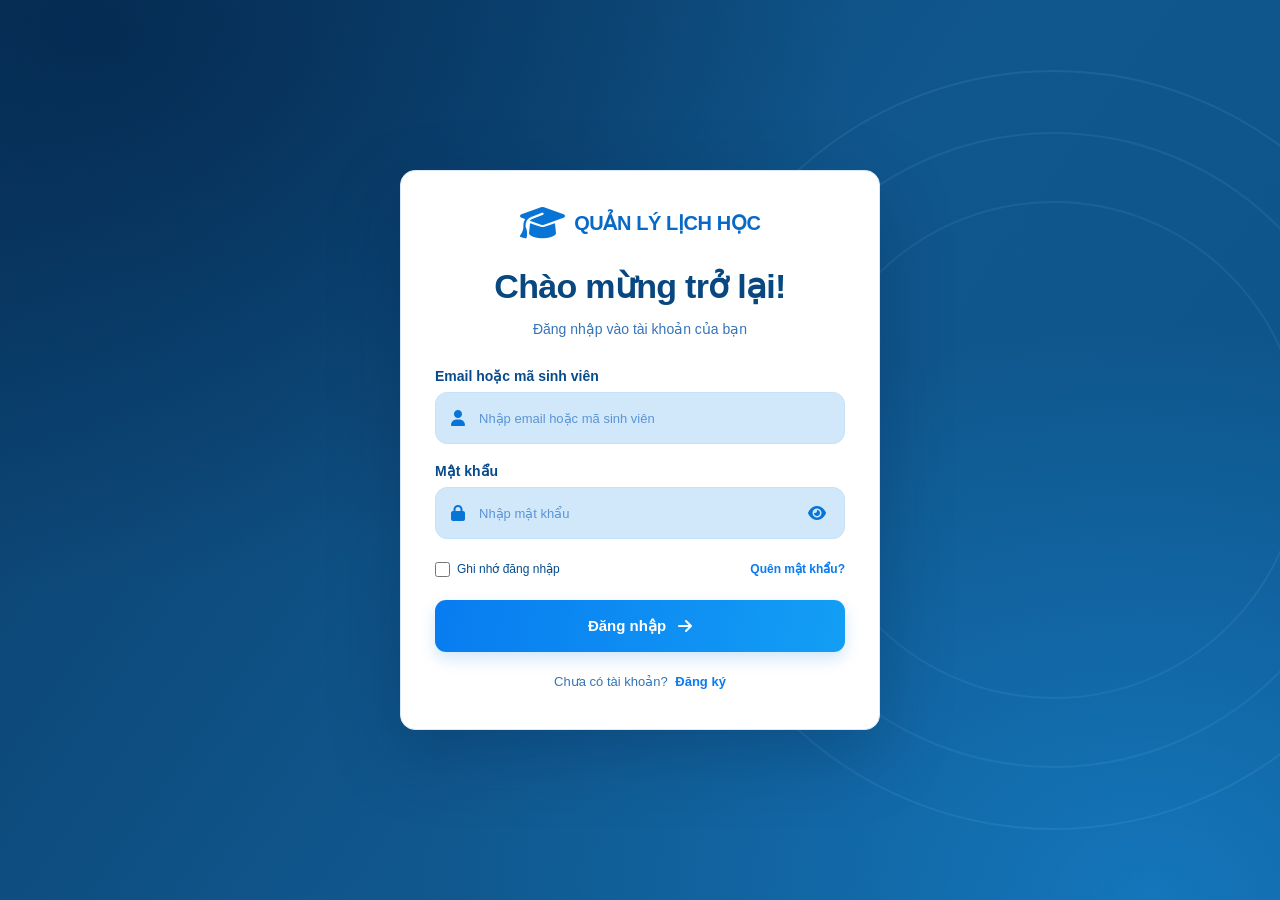
<file: dangnhap.html>
<!DOCTYPE html>
<html lang="vi">
<head>
    <meta charset="UTF-8">
    <meta name="viewport" content="width=device-width, initial-scale=1.0">
    <title>Đăng nhập - QUẢN LÝ LỊCH HỌC</title>
    <link rel="stylesheet" href="https://cdnjs.cloudflare.com/ajax/libs/font-awesome/6.4.0/css/all.min.css">
    <link rel="stylesheet" href="css/dangnhap.css">
</head>
<body>

    <main class="login-page">
        <div class="background-rings" aria-hidden="true"></div>

        <section class="login-card">

            <a class="brand" href="trangchu.html">
                <i class="fa-solid fa-graduation-cap brand-icon"></i>
                <span>QUẢN LÝ LỊCH HỌC</span>
            </a>

            <header class="login-heading">
                <h1 id="headingTitle">Chào mừng trở lại!</h1>
                <p id="headingText">Đăng nhập vào tài khoản của bạn</p>
            </header>

            <form id="loginForm" novalidate>

                <div class="form-group">
                    <label for="loginId">Email hoặc mã sinh viên</label>
                    <div class="input-wrap">
                        <i class="fa-solid fa-user input-icon"></i>
                        <input type="text" id="loginId" name="loginId" placeholder="Nhập email hoặc mã sinh viên" autocomplete="username" required>
                    </div>
                    <small class="error-message" id="loginIdError"></small>
                </div>

                <div class="form-group">
                    <label for="loginPassword">Mật khẩu</label>
                    <div class="input-wrap">
                        <i class="fa-solid fa-lock input-icon"></i>
                        <input type="password" id="loginPassword" name="password" placeholder="Nhập mật khẩu" autocomplete="current-password" required>
                        <button type="button" class="toggle-password" data-target="loginPassword" aria-label="Hiện mật khẩu" title="Hiện hoặc ẩn mật khẩu">
                            <i class="fa-solid fa-eye"></i>
                        </button>
                    </div>
                    <small class="error-message" id="loginPasswordError"></small>
                </div>

                <div class="form-options">
                    <label class="remember-option">
                        <input type="checkbox" id="rememberMe">
                        <span>Ghi nhớ đăng nhập</span>
                    </label>
                    <button type="button" class="text-button" id="forgotPassword">Quên mật khẩu?</button>
                </div>

                <button class="login-button" type="submit">
                    <span>Đăng nhập</span>
                    <i class="fa-solid fa-arrow-right"></i>
                </button>

                <p class="form-message" id="loginMessage" role="status" aria-live="polite"></p>

                <p class="form-switch">
                    Chưa có tài khoản?
                    <button type="button" class="text-button" id="showRegister">Đăng ký</button>
                </p>
            </form>

            <form id="registerForm" novalidate hidden>

                <div class="form-group">
                    <label for="regName">Họ và tên</label>
                    <div class="input-wrap">
                        <i class="fa-solid fa-id-card input-icon"></i>
                        <input type="text" id="regName" name="name" maxlength="50" placeholder="Ví dụ: Nguyễn Văn A" autocomplete="name" required>
                    </div>
                    <small class="error-message" id="regNameError"></small>
                </div>

                <div class="form-group">
                    <label for="regEmail">Email</label>
                    <div class="input-wrap">
                        <i class="fa-solid fa-envelope input-icon"></i>
                        <input type="email" id="regEmail" name="email" maxlength="100" placeholder="Ví dụ: id@gmail.com" autocomplete="email" required>
                    </div>
                    <small class="error-message" id="regEmailError"></small>
                </div>

                <div class="form-group">
                    <label for="regStudentId">Mã sinh viên</label>
                    <div class="input-wrap">
                        <i class="fa-solid fa-id-badge input-icon"></i>
                        <input type="text" id="regStudentId" name="studentId" placeholder="Nhập 9 chữ số" maxlength="9" inputmode="numeric" autocomplete="off" required>
                    </div>
                    <small class="error-message" id="regStudentIdError"></small>
                </div>

                <div class="form-group">
                    <label for="regPassword">Mật khẩu</label>
                    <div class="input-wrap">
                        <i class="fa-solid fa-lock input-icon"></i>
                        <input type="password" id="regPassword" name="password" placeholder="Tối thiểu 8 ký tự, gồm a-z, A-Z, 0-9" autocomplete="new-password" required>
                        <button type="button" class="toggle-password" data-target="regPassword" aria-label="Hiện mật khẩu" title="Hiện hoặc ẩn mật khẩu">
                            <i class="fa-solid fa-eye"></i>
                        </button>
                    </div>
                    <small class="error-message" id="regPasswordError"></small>
                </div>

                <div class="form-group">
                    <label for="regConfirm">Xác nhận mật khẩu</label>
                    <div class="input-wrap">
                        <i class="fa-solid fa-lock input-icon"></i>
                        <input type="password" id="regConfirm" name="confirmPassword" placeholder="Nhập lại mật khẩu" autocomplete="new-password" required>
                        <button type="button" class="toggle-password" data-target="regConfirm" aria-label="Hiện mật khẩu" title="Hiện hoặc ẩn mật khẩu">
                            <i class="fa-solid fa-eye"></i>
                        </button>
                    </div>
                    <small class="error-message" id="regConfirmError"></small>
                </div>

                <button class="login-button" type="submit">
                    <span>Đăng ký</span>
                    <i class="fa-solid fa-arrow-right"></i>
                </button>

                <p class="form-message" id="registerMessage" role="status" aria-live="polite"></p>

                <p class="form-switch">
                    Đã có tài khoản?
                    <button type="button" class="text-button" id="showLogin">Đăng nhập</button>
                </p>
            </form>

        </section>
    </main>

    <script src="js/main.js"></script>
    <script src="js/dangnhap.js"></script>

</body>
</html>
</file>
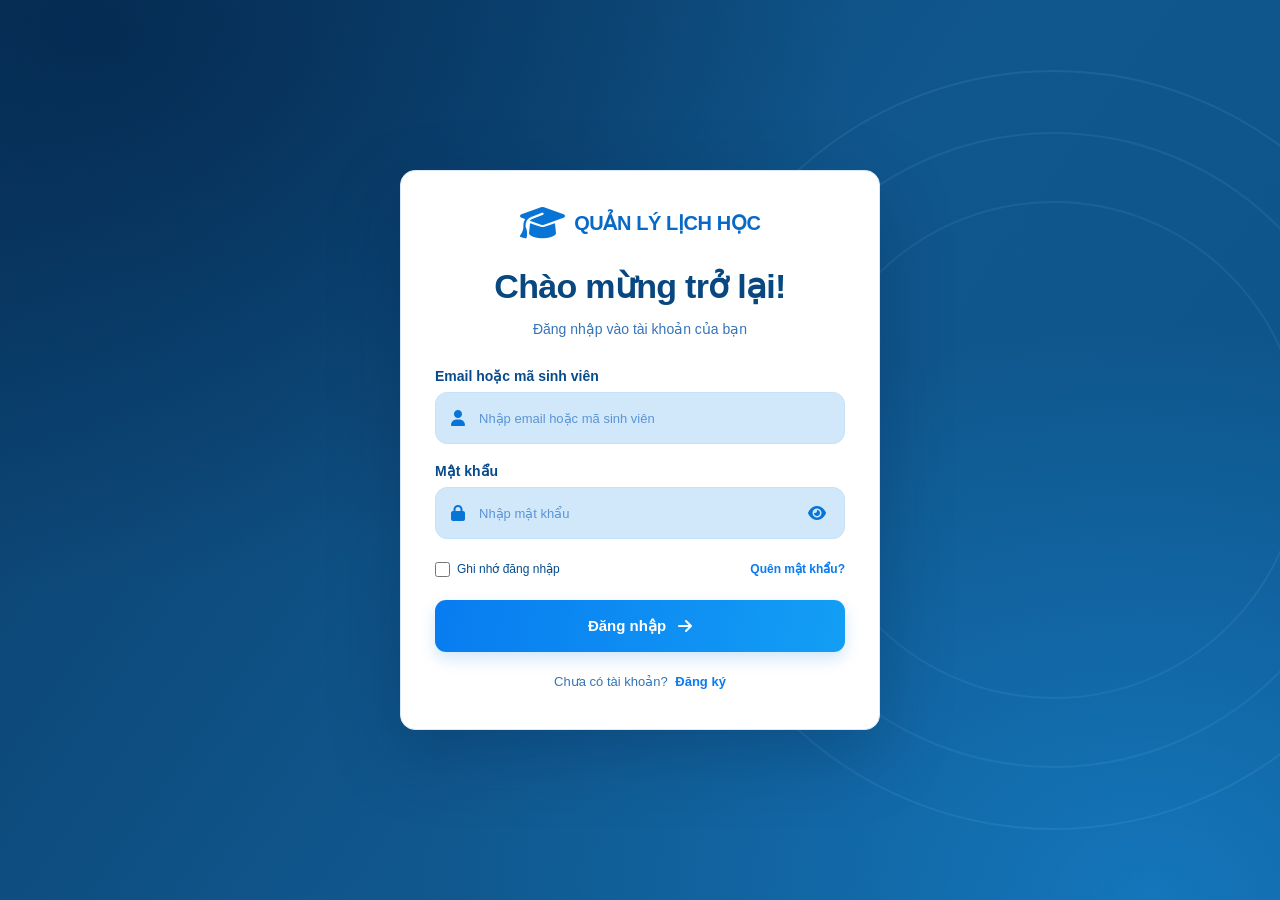
<file: lichhoc.html>
<!DOCTYPE html>
<html lang="vi">
<head>
    <meta charset="UTF-8">
    <meta name="viewport" content="width=device-width, initial-scale=1.0">
    <title>Lịch học - QUẢN LÝ LỊCH HỌC</title>
    <link rel="stylesheet" href="https://cdnjs.cloudflare.com/ajax/libs/font-awesome/6.4.0/css/all.min.css">
    <link rel="stylesheet" href="css/style.css">
    <link rel="stylesheet" href="css/lichhoc.css">
    <script>
        if (localStorage.getItem("isLoggedIn") !== "true") {
            window.location.replace("dangnhap.html");
        }
    </script>
</head>
<body>

    <header class="navbar">
        <div class="logo">
            <i class="fa-solid fa-graduation-cap"></i>
            <span>QUẢN LÝ LỊCH HỌC</span>
        </div>
        <nav class="nav-links">
            <a href="trangchu.html">Trang chủ</a>
            <a href="lichhoc.html" class="active">Lịch học</a>
            <a href="monhoc.html">Môn học</a>
            <a href="thongbao.html">Thông báo</a>
            <a href="taikhoan.html">Tài khoản</a>
        </nav>
        <div class="nav-actions">
            <a href="dangnhap.html" class="in-login" id="loginBtn">
                <i class="fa-regular fa-user"></i>
                Đăng nhập
            </a>
            <button type="button" class="out-login" id="logoutBtn" hidden>
                <i class="fa-solid fa-right-from-bracket"></i>
                Đăng xuất
            </button>
        </div>
    </header>

    <main class="content">
        <div class="schedule-page">

            <div class="page-head">
                <h1><i class="fa-regular fa-calendar-days"></i> LỊCH HỌC</h1>
                <button type="button" class="btn btn-primary" id="btnAdd">
                    <i class="fa-solid fa-plus"></i> Thêm lịch học
                </button>
            </div>

            <div class="schedule-layout">

                <aside class="sidebar">
                    <div class="mini-cal" id="miniCal">
                        <div class="mini-head">
                            <button type="button" class="icon-btn" id="miniPrev" aria-label="Tháng trước"><i class="fa-solid fa-angle-left"></i></button>
                            <span id="miniTitle">Tháng 10, 2026</span>
                            <button type="button" class="icon-btn" id="miniNext" aria-label="Tháng sau"><i class="fa-solid fa-angle-right"></i></button>
                        </div>
                        <div class="mini-grid" id="miniGrid"></div>
                    </div>
                    <ul class="legend">
                        <li><span class="dot dot-today"></span> Hôm nay</li>
                        <li><span class="dot dot-done"></span> Đã học</li>
                        <li><span class="dot dot-todo"></span> Chưa học</li>
                    </ul>
                </aside>

                <section class="week-panel">
                    <div class="week-toolbar">
                        <button type="button" class="btn btn-outline" id="btnPrevWeek"><i class="fa-solid fa-arrow-left"></i> Tuần trước</button>
                        <button type="button" class="btn btn-outline" id="btnNextWeek">Tuần sau <i class="fa-solid fa-arrow-right"></i></button>
                    </div>

                    <div class="wg-scroll">
                        <table class="wg" id="weekGrid"></table>
                    </div>
                </section>
            </div>
        </div>
    </main>

    <div class="modal" id="formModal" hidden>
        <div class="modal-box" role="dialog" aria-modal="true" aria-labelledby="formTitle">
            <div class="modal-head">
                <h2 id="formTitle">Thêm lịch học</h2>
                <button type="button" class="icon-btn" data-close aria-label="Đóng"><i class="fa-solid fa-xmark"></i></button>
            </div>
            <form id="scheduleForm" novalidate>
                <div class="field">
                    <label for="fName">Tên môn học</label>
                    <select id="fName">
                        <option value="">Chọn môn học</option>
                    </select>
                    <small class="err" data-err="name"></small>
                </div>

                <div class="field-row row-time">
                    <div class="field">
                        <label for="fDate">Ngày học</label>
                        <input type="date" id="fDate">
                        <small class="err" data-err="date"></small>
                    </div>
                    <div class="field">
                        <label for="fCa">Ca học</label>
                        <select id="fCa">
                            <option value="">Chọn ca học</option>
                            <option value="1">Ca 1 (07:00 - 09:30) - Tiết 1-3</option>
                            <option value="2">Ca 2 (09:30 - 12:00) - Tiết 4-6</option>
                            <option value="3">Ca 3 (12:30 - 15:00) - Tiết 7-9</option>
                            <option value="4">Ca 4 (15:00 - 17:30) - Tiết 10-12</option>
                            <option value="5">Ca 5 (17:30 - 20:00) - Tiết 13-15</option>
                        </select>
                        <small class="err" data-err="ca"></small>
                    </div>
                </div>

                <div class="field-row">
                    <div class="field">
                        <label for="fRoom">Phòng học</label>
                        <input type="text" id="fRoom" placeholder="Ví dụ: 101-A1" maxlength="20">
                        <small class="err" data-err="room"></small>
                    </div>
                </div>

                <div class="field" id="repeatField">
                    <label for="fRepeat">Số tuần học</label>
                    <input type="number" id="fRepeat" min="1" max="52" value="1">
                    <small class="err" data-err="repeat"></small>
                </div>

                <label class="check" id="editAllWrap" hidden>
                    <input type="checkbox" id="editAll" checked>
                    <span id="editAllText"></span>
                </label>

                <div class="modal-actions">
                    <button type="button" class="btn btn-outline" data-close>Hủy</button>
                    <button type="submit" class="btn btn-primary" id="btnSubmit">Thêm lịch</button>
                </div>
            </form>
        </div>
    </div>

    <div class="modal" id="detailModal" hidden>
        <div class="modal-box" role="dialog" aria-modal="true" aria-labelledby="detailTitle">
            <div class="modal-head">
                <h2 id="detailTitle">Chi tiết lịch học</h2>
                <button type="button" class="icon-btn" data-close aria-label="Đóng"><i class="fa-solid fa-xmark"></i></button>
            </div>
            <dl class="detail-list" id="detailBody"></dl>
            <div class="modal-actions">
                <button type="button" class="btn btn-outline" id="detailEdit"><i class="fa-regular fa-pen-to-square"></i> Sửa</button>
                <button type="button" class="btn btn-danger" id="detailDelete"><i class="fa-regular fa-trash-can"></i> Xóa</button>
            </div>
        </div>
    </div>

    <div class="modal" id="confirmModal" hidden>
        <div class="modal-box small" role="alertdialog" aria-modal="true" aria-labelledby="confirmText">
            <div class="result-icon warn"><i class="fa-solid fa-triangle-exclamation"></i></div>
            <p class="result-text" id="confirmText">Bạn có chắc muốn xóa lịch học này?</p>
            <label class="check" id="deleteAllWrap" hidden>
                <input type="checkbox" id="deleteAll" checked>
                <span id="deleteAllText"></span>
            </label>
            <div class="modal-actions center">
                <button type="button" class="btn btn-outline" data-close>Hủy</button>
                <button type="button" class="btn btn-danger" id="confirmYes">Xóa lịch học</button>
            </div>
        </div>
    </div>

    <footer>
        <p>&copy; 2026 Quản lý lịch học. Tất cả các quyền được bảo lưu.</p>
    </footer>

    <script src="js/main.js"></script>
    <script src="js/lichhoc.js"></script>

</body>
</html>
</file>
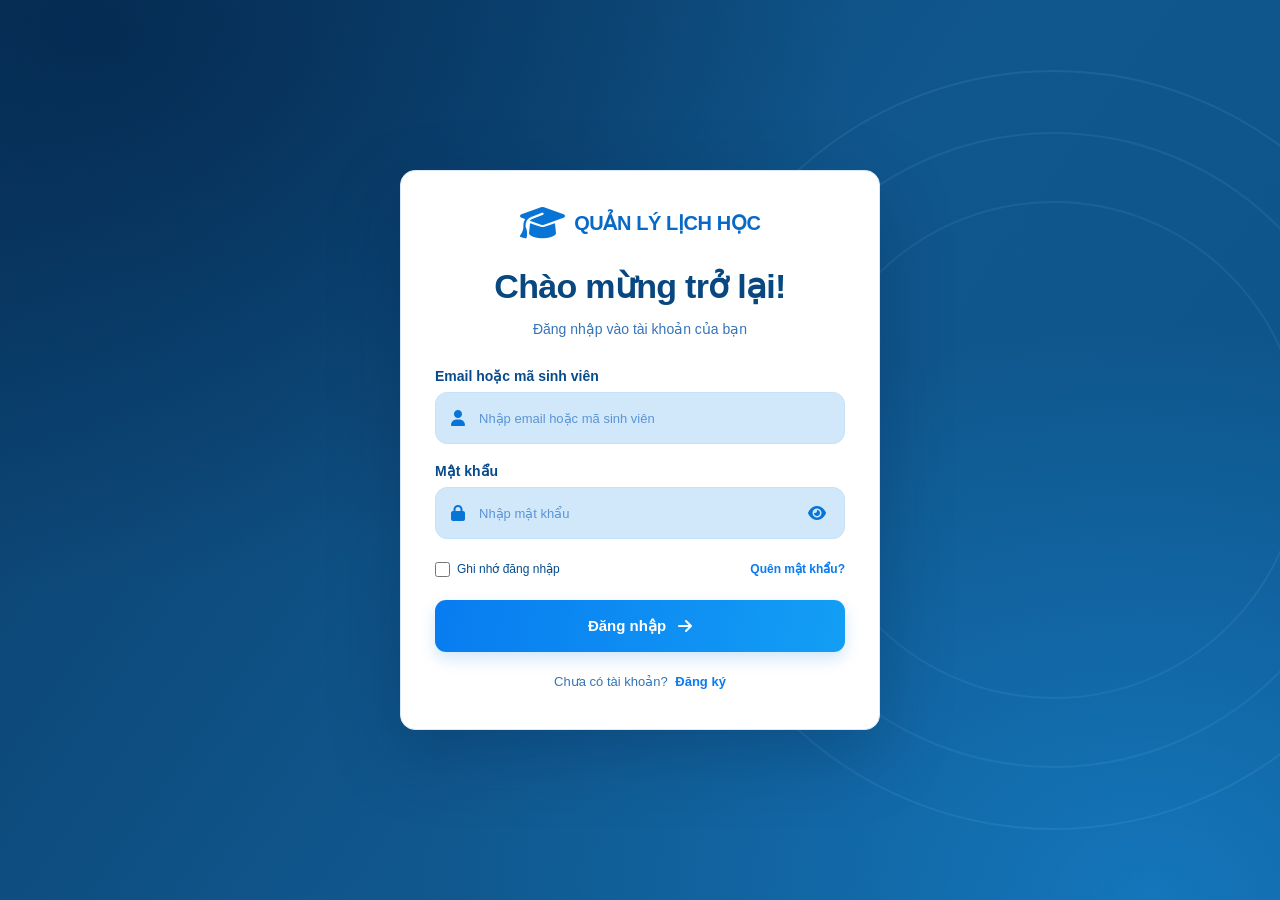
<file: monhoc.html>
<!DOCTYPE html>
<html lang="vi">
<head>
    <meta charset="UTF-8">
    <meta name="viewport" content="width=device-width, initial-scale=1.0">
    <title>Môn học - QUẢN LÝ LỊCH HỌC</title>
    <link rel="stylesheet" href="https://cdnjs.cloudflare.com/ajax/libs/font-awesome/6.4.0/css/all.min.css">
    <link rel="stylesheet" href="css/style.css">
    <link rel="stylesheet" href="css/monhoc.css">
    <script>
        if (localStorage.getItem("isLoggedIn") !== "true") {
            window.location.replace("dangnhap.html");
        }
    </script>
</head>
<body>

    <header class="navbar">
        <div class="logo">
            <i class="fa-solid fa-graduation-cap"></i>
            <span>QUẢN LÝ LỊCH HỌC</span>
        </div>
        <nav class="nav-links">
            <a href="trangchu.html">Trang chủ</a>
            <a href="lichhoc.html">Lịch học</a>
            <a href="monhoc.html" class="active">Môn học</a>
            <a href="thongbao.html">Thông báo</a>
            <a href="taikhoan.html">Tài khoản</a>
        </nav>
        <div class="nav-actions">
            <a href="dangnhap.html" class="in-login" id="loginBtn">
                <i class="fa-regular fa-user"></i>
                Đăng nhập
            </a>
            <button type="button" class="out-login" id="logoutBtn" hidden>
                <i class="fa-solid fa-right-from-bracket"></i>
                Đăng xuất
            </button>
        </div>
    </header>

    <main class="content">
        <div class="subject-page">

            <div class="page-head">
                <h1><i class="fa-solid fa-book"></i> MÔN HỌC</h1>
                <button type="button" class="btn btn-primary" id="btnAdd">
                    <i class="fa-solid fa-plus"></i> Thêm môn học
                </button>
            </div>

            <div class="subject-toolbar">
                <input type="search" id="searchInput" placeholder="Tìm theo mã môn, tên môn hoặc giảng viên" aria-label="Tìm môn học">
            </div>

            <div class="table-wrap">
                <table class="subject-table">
                    <thead>
                        <tr>
                            <th>STT</th>
                            <th>Mã môn</th>
                            <th>Tên môn học</th>
                            <th>Giảng viên</th>
                            <th>Số tín chỉ</th>
                            <th>Thao tác</th>
                        </tr>
                    </thead>
                    <tbody id="subjectBody"></tbody>
                </table>
            </div>

            <p class="empty-text" id="emptyText" hidden>Chưa có môn học nào. Bấm "Thêm môn học" để bắt đầu.</p>

        </div>
    </main>

    <div class="modal" id="formModal" hidden>
        <div class="modal-box" role="dialog" aria-modal="true" aria-labelledby="formTitle">
            <div class="modal-head">
                <h2 id="formTitle">Thêm môn học</h2>
                <button type="button" class="icon-btn" data-close aria-label="Đóng"><i class="fa-solid fa-xmark"></i></button>
            </div>

            <form id="subjectForm" novalidate>
                <input type="hidden" id="fId">

                <div class="field-row">
                    <div class="field">
                        <label for="fCode">Mã môn</label>
                        <input type="text" id="fCode" placeholder="Ví dụ: IT101" maxlength="20">
                        <small class="err" data-err="code"></small>
                    </div>
                    <div class="field">
                        <label for="fCredit">Số tín chỉ</label>
                        <input type="number" id="fCredit" min="1" max="10" value="3">
                        <small class="err" data-err="credit"></small>
                    </div>
                </div>

                <div class="field">
                    <label for="fName">Tên môn học</label>
                    <input type="text" id="fName" placeholder="Nhập tên môn học" maxlength="80">
                    <small class="err" data-err="name"></small>
                </div>

                <div class="field-row">
                    <div class="field">
                        <label for="fTeacher">Giảng viên</label>
                        <input type="text" id="fTeacher" placeholder="Nhập tên giảng viên" maxlength="60">
                        <small class="err" data-err="teacher"></small>
                    </div>
                </div>

                <div class="modal-actions">
                    <button type="button" class="btn btn-outline" data-close>Hủy</button>
                    <button type="submit" class="btn btn-primary" id="btnSubmit">Thêm môn học</button>
                </div>
            </form>
        </div>
    </div>

    <div class="modal" id="confirmModal" hidden>
        <div class="modal-box small" role="alertdialog" aria-modal="true" aria-labelledby="confirmText">
            <div class="result-icon warn"><i class="fa-solid fa-triangle-exclamation"></i></div>
            <p class="result-text" id="confirmText">Bạn có chắc muốn xóa môn học này?</p>
            <div class="modal-actions center">
                <button type="button" class="btn btn-outline" data-close>Hủy</button>
                <button type="button" class="btn btn-danger" id="confirmYes">Xóa môn học</button>
            </div>
        </div>
    </div>

    <footer>
        <p>&copy; 2026 Quản lý lịch học. Tất cả các quyền được bảo lưu.</p>
    </footer>

    <script src="js/main.js"></script>
    <script src="js/monhoc.js"></script>

</body>
</html>
</file>
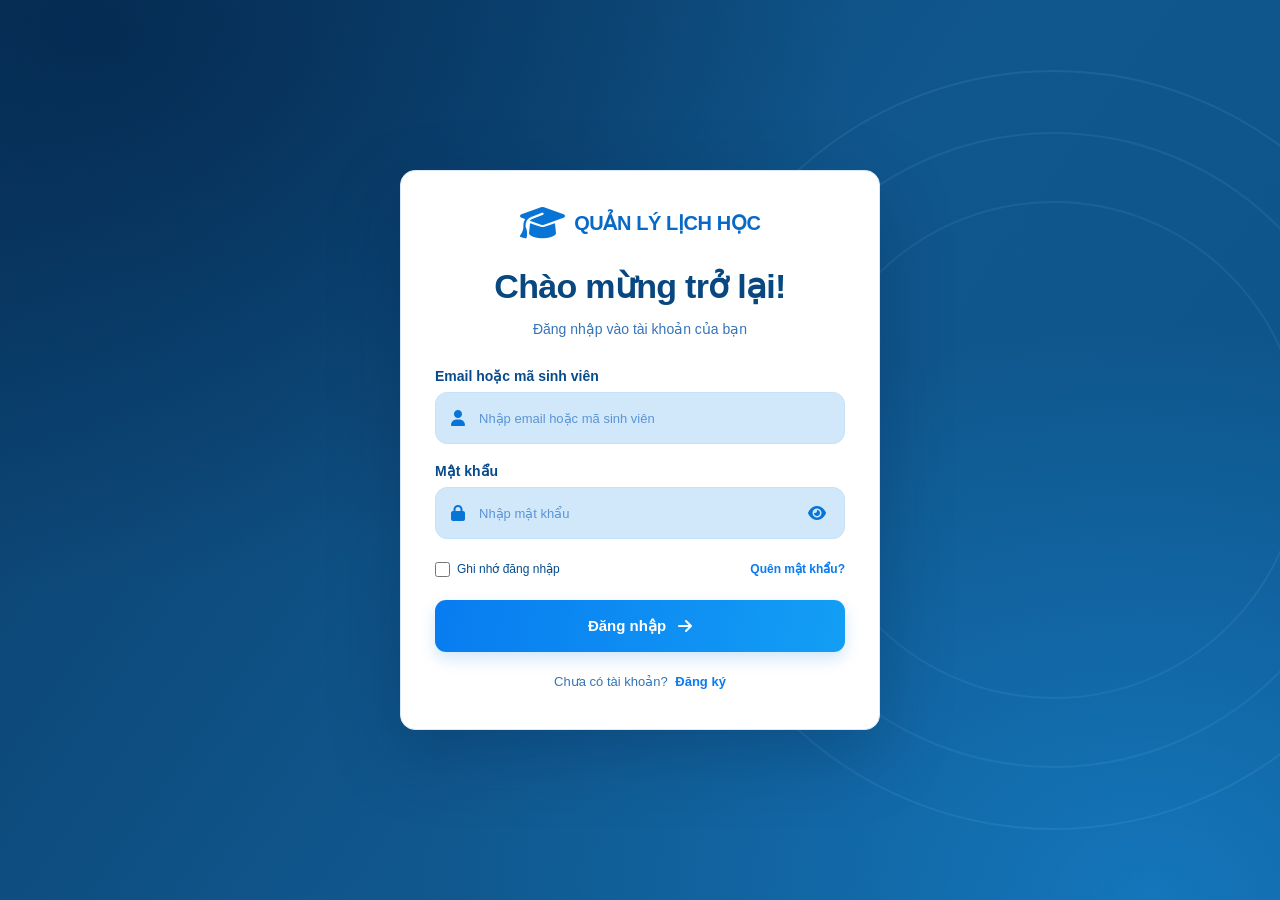
<file: taikhoan.html>
<!DOCTYPE html>
<html lang="vi">
<head>
    <meta charset="UTF-8">
    <meta name="viewport" content="width=device-width, initial-scale=1.0">
    <title>Tài khoản - QUẢN LÝ LỊCH HỌC</title>
    <link rel="stylesheet" href="https://cdnjs.cloudflare.com/ajax/libs/font-awesome/6.4.0/css/all.min.css">
    <link rel="stylesheet" href="css/style.css">
    <link rel="stylesheet" href="css/taikhoan.css">
    <script>
        if (localStorage.getItem("isLoggedIn") !== "true") {
            window.location.replace("dangnhap.html");
        }
    </script>
</head>
<body>

    <header class="navbar">
        <div class="logo">
            <i class="fa-solid fa-graduation-cap"></i>
            <span>QUẢN LÝ LỊCH HỌC</span>
        </div>
        <nav class="nav-links">
            <a href="trangchu.html">Trang chủ</a>
            <a href="lichhoc.html">Lịch học</a>
            <a href="monhoc.html">Môn học</a>
            <a href="thongbao.html">Thông báo</a>
            <a href="taikhoan.html" class="active">Tài khoản</a>
        </nav>
        <div class="nav-actions">
            <a href="dangnhap.html" class="in-login" id="loginBtn">
                <i class="fa-regular fa-user"></i>
                Đăng nhập
            </a>
            <button type="button" class="out-login" id="logoutBtn" hidden>
                <i class="fa-solid fa-right-from-bracket"></i>
                Đăng xuất
            </button>
        </div>
    </header>

    <main class="content">
        <div class="container-card">

            <section class="banner">
                <h1>Quản lý thông tin cá nhân</h1>
            </section>

            <div class="content-grid">
                <section class="card">
                    <div class="card-title">
                        <h2>Thông tin cá nhân</h2>
                    </div>

                    <div class="profile-content">
                        <div class="profile-fields">

                            <div class="info-row">
                                <div>
                                    <div class="info-label">Họ và tên</div>
                                    <div class="info-value" data-field="name"></div>
                                </div>
                            </div>

                            <div class="info-row">
                                <div>
                                    <div class="info-label">Mã sinh viên</div>
                                    <div class="info-value" data-field="studentId"></div>
                                </div>
                            </div>

                            <div class="info-row">
                                <div>
                                    <div class="info-label">Email</div>
                                    <div class="info-value" data-field="email"></div>
                                </div>
                            </div>

                            <div class="info-row">
                                <div>
                                    <div class="info-label">Trường</div>
                                    <div class="info-value" data-field="school"></div>
                                </div>
                            </div>

                            <div class="info-row">
                                <div>
                                    <div class="info-label">Khoa</div>
                                    <div class="info-value" data-field="faculty"></div>
                                </div>
                            </div>

                            <div class="info-row">
                                <div>
                                    <div class="info-label">Lớp</div>
                                    <div class="info-value" data-field="className"></div>
                                </div>
                            </div>

                        </div>
                    </div>
                </section>

                <section class="card">
                    <div class="card-title">
                        <h2>Cài đặt</h2>
                    </div>

                    <div class="settings-list">
                        <button type="button" class="setting-item" data-modal="editModal">
                            <i class="fa-solid fa-pen"></i>
                            <span class="setting-info">
                                <span class="setting-name">Chỉnh sửa thông tin</span>
                            </span>
                            <span class="chevron">›</span>
                        </button>

                        <button type="button" class="setting-item" data-modal="passwordModal">
                            <i class="fa-solid fa-lock"></i>
                            <span class="setting-info">
                                <span class="setting-name">Đổi mật khẩu</span>
                            </span>
                            <span class="chevron">›</span>
                        </button>
                    </div>
                </section>
            </div>
        </div>
    </main>

    <div class="modal" id="editModal" hidden>
        <div class="modal-box" role="dialog" aria-modal="true">
            <div class="modal-head">
                <h2>Chỉnh sửa thông tin</h2>
                <button type="button" class="icon-btn" data-close aria-label="Đóng">
                    <i class="fa-solid fa-xmark"></i>
                </button>
            </div>

            <form id="editForm" novalidate>
                <div class="field">
                    <label for="editName">Họ và tên</label>
                    <input id="editName" name="name" maxlength="50">
                    <span class="err"></span>
                </div>

                <div class="field">
                    <label for="editEmail">Email</label>
                    <input id="editEmail" name="email" type="email" maxlength="100">
                    <span class="err"></span>
                </div>

                <div class="field">
                    <label for="editStudentId">Mã sinh viên</label>
                    <input id="editStudentId" name="studentId" inputmode="numeric" maxlength="9">
                    <span class="err"></span>
                </div>

                <div class="field">
                    <label for="editSchool">Trường</label>
                    <input id="editSchool" name="school" placeholder="Chưa có" maxlength="100">
                    <span class="err"></span>
                </div>

                <div class="field">
                    <label for="editFaculty">Khoa</label>
                    <input id="editFaculty" name="faculty" placeholder="Chưa có" maxlength="100">
                    <span class="err"></span>
                </div>

                <div class="field">
                    <label for="editClass">Lớp</label>
                    <input id="editClass" name="className" placeholder="Chưa có" maxlength="100">
                    <span class="err"></span>
                </div>

                <div class="modal-actions">
                    <button type="button" class="btn btn-outline" data-close>Hủy</button>
                    <button type="submit" class="btn btn-primary">Lưu thay đổi</button>
                </div>
            </form>
        </div>
    </div>

    <div class="modal" id="passwordModal" hidden>
        <div class="modal-box" role="dialog" aria-modal="true">
            <div class="modal-head">
                <h2>Đổi mật khẩu</h2>
                <button type="button" class="icon-btn" data-close aria-label="Đóng">
                    <i class="fa-solid fa-xmark"></i>
                </button>
            </div>

            <form id="passwordForm" novalidate>
                <div class="field">
                    <label for="currentPassword">Mật khẩu hiện tại</label>
                    <input id="currentPassword" type="password">
                    <span class="err"></span>
                </div>

                <div class="field">
                    <label for="newPassword">Mật khẩu mới</label>
                    <input id="newPassword" type="password" placeholder="Tối thiểu 8 ký tự, gồm a-z, A-Z, 0-9">
                    <span class="err"></span>
                </div>

                <div class="field">
                    <label for="confirmPassword">Xác nhận mật khẩu mới</label>
                    <input id="confirmPassword" type="password" placeholder="Nhập lại mật khẩu">
                    <span class="err"></span>
                </div>

                <div class="modal-actions">
                    <button type="button" class="btn btn-outline" data-close>Hủy</button>
                    <button type="submit" class="btn btn-primary">Cập nhật mật khẩu</button>
                </div>
            </form>
        </div>
    </div>

    <div class="toast" id="toast" role="status" aria-live="polite"></div>

    <footer>
        <p>&copy; 2026 Quản lý lịch học. Tất cả các quyền được bảo lưu.</p>
    </footer>

    <script src="js/main.js"></script>
    <script src="js/taikhoan.js"></script>

</body>
</html>
</file>
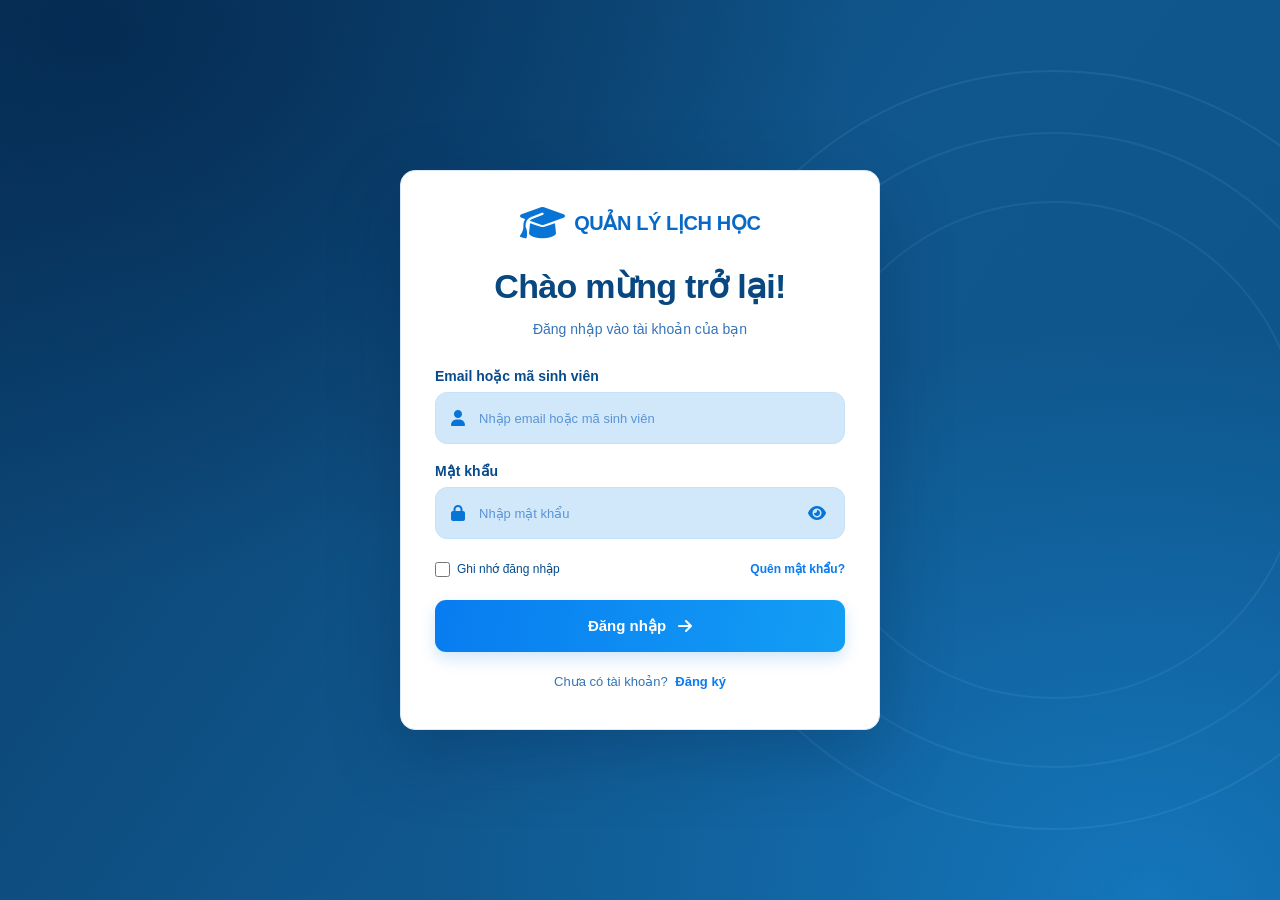
<file: thongbao.html>
<!DOCTYPE html>
<html lang="vi">
<head>
    <meta charset="UTF-8">
    <meta name="viewport" content="width=device-width, initial-scale=1.0">
    <title>Thông báo - QUẢN LÝ LỊCH HỌC</title>
    <link rel="stylesheet" href="https://cdnjs.cloudflare.com/ajax/libs/font-awesome/6.4.0/css/all.min.css">
    <link rel="stylesheet" href="css/style.css">
    <link rel="stylesheet" href="css/thongbao.css">
    <script>
        if (localStorage.getItem("isLoggedIn") !== "true") {
            window.location.replace("dangnhap.html");
        }
    </script>
</head>
<body>

    <header class="navbar">
        <div class="logo">
            <i class="fa-solid fa-graduation-cap"></i>
            <span>QUẢN LÝ LỊCH HỌC</span>
        </div>
        <nav class="nav-links">
            <a href="trangchu.html">Trang chủ</a>
            <a href="lichhoc.html">Lịch học</a>
            <a href="monhoc.html">Môn học</a>
            <a href="thongbao.html" class="active">Thông báo</a>
            <a href="taikhoan.html">Tài khoản</a>
        </nav>
        <div class="nav-actions">
            <a href="dangnhap.html" class="in-login" id="loginBtn">
                <i class="fa-regular fa-user"></i>
                Đăng nhập
            </a>
            <button type="button" class="out-login" id="logoutBtn" hidden>
                <i class="fa-solid fa-right-from-bracket"></i>
                Đăng xuất
            </button>
        </div>
    </header>

    <main class="content">
        <div class="notice-page">

            <div class="page-head">
                <h1><i class="fa-solid fa-bell"></i> THÔNG BÁO</h1>
                <button type="button" class="btn btn-primary" id="btnAdd">
                    <i class="fa-solid fa-plus"></i> Thêm thông báo
                </button>
            </div>

            <div class="luoitruyenthong">
                <div class="cotdanhsach">
                    <div class="thanhboloc">
                        <button type="button" class="nutloc active" data-tab="tatca">Tất cả (0)</button>
                        <button type="button" class="nutloc" data-tab="chuadoc">Chưa đọc (0)</button>
                        <button type="button" class="nutloc" data-tab="dadoc">Đã đọc (0)</button>
                    </div>

                    <div class="danhsachitem" id="danhSachItem"></div>
                </div>

                <div class="cotchitiet" id="khungchitiet">
                    <h3 id="tieudecitiet"></h3>
                    <p class="thoigianchitiet" id="thoigianchitiet" hidden><i class="fa-regular fa-clock"></i> <span id="ngaygiochitiet"></span></p>
                    <div class="noidungchitiet" id="noidungchitiet"></div>
                    <div id="hanhdongchitiet" style="display:flex;gap:10px;flex-wrap:wrap" hidden>
                        <button type="button" class="btn btn-outline" id="btnToggleRead">
                            <i class="fa-regular fa-envelope"></i> Đánh dấu chưa đọc
                        </button>
                        <button type="button" class="btn btn-outline" id="btnDelete">
                            <i class="fa-regular fa-trash-can"></i> Xóa
                        </button>
                    </div>
                </div>
            </div>
        </div>
    </main>

    <!-- Modal thêm thông báo -->
    <div class="modal" id="formModal" hidden>
        <div class="modal-box" role="dialog" aria-modal="true" aria-labelledby="formTitle">
            <div class="modal-head">
                <h2 id="formTitle">Thêm thông báo mới</h2>
                <button type="button" class="icon-btn" data-close aria-label="Đóng"><i class="fa-solid fa-xmark"></i></button>
            </div>
            <form id="noticeForm" novalidate>
                <div class="field">
                    <label for="fTitle">Tiêu đề thông báo</label>
                    <input type="text" id="fTitle" placeholder="Nhập tiêu đề thông báo..." maxlength="100">
                    <small class="err" data-err="title"></small>
                </div>
                <div class="field">
                    <label for="fContent">Nội dung chi tiết</label>
                    <textarea id="fContent" rows="4" placeholder="Nhập nội dung thông báo..." maxlength="200"></textarea>
                    <small class="err" data-err="content"></small>
                </div>
                <div class="field">
                    <label for="fDate">Ngày đăng</label>
                    <input type="date" id="fDate">
                    <small class="err" data-err="date"></small>
                </div>
                <div class="modal-actions">
                    <button type="button" class="btn btn-outline" data-close>Hủy</button>
                    <button type="submit" class="btn btn-primary" id="btnSubmit">Thêm thông báo</button>
                </div>
            </form>
        </div>
    </div>

    <!-- Modal xác nhận xóa -->
    <div class="modal" id="confirmModal" hidden>
        <div class="modal-box" role="dialog" aria-modal="true" aria-labelledby="confirmTitle">
            <div class="modal-head">
                <h2 id="confirmTitle">Xác nhận xóa</h2>
                <button type="button" class="icon-btn" data-close aria-label="Đóng"><i class="fa-solid fa-xmark"></i></button>
            </div>
            <p id="confirmText"></p>
            <div class="modal-actions">
                <button type="button" class="btn btn-outline" data-close>Hủy</button>
                <button type="button" class="btn btn-primary" id="confirmYes">Xóa</button>
            </div>
        </div>
    </div>

    <footer>
        <p>&copy; 2026 Quản lý lịch học. Tất cả các quyền được bảo lưu.</p>
    </footer>

    <script src="js/main.js"></script>
    <script src="js/thongbao.js"></script>

</body>
</html>
</file>
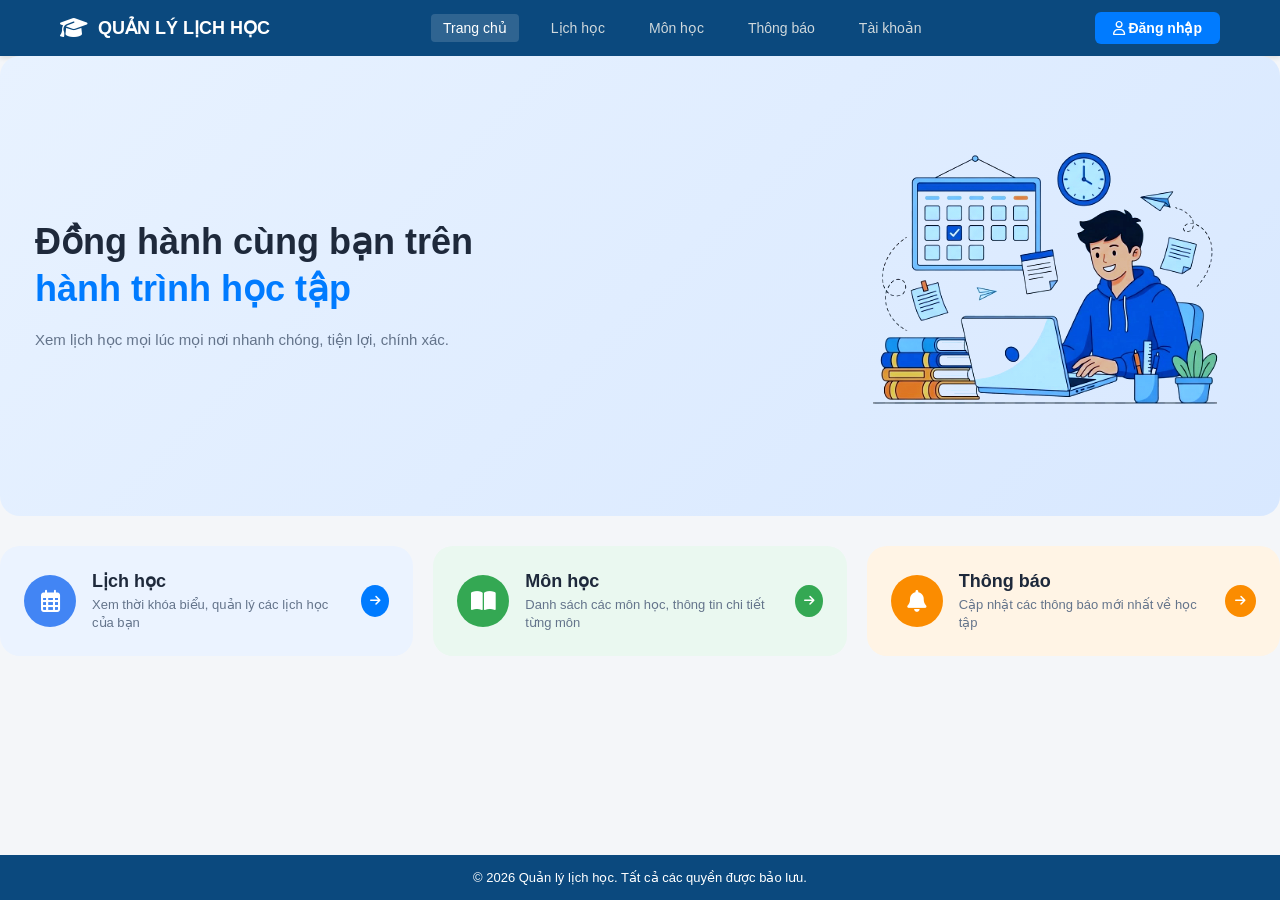
<file: trangchu.html>
<!DOCTYPE html>
<html lang="vi">
<head>
    <meta charset="UTF-8">
    <meta name="viewport" content="width=device-width, initial-scale=1.0">
    <title>Trang chủ - QUẢN LÝ LỊCH HỌC</title>
    <link rel="stylesheet" href="https://cdnjs.cloudflare.com/ajax/libs/font-awesome/6.4.0/css/all.min.css">
    <link rel="stylesheet" href="css/style.css">
    <link rel="stylesheet" href="css/trangchu.css">
</head>
<body>

    <header class="navbar">
        <div class="logo">
            <i class="fa-solid fa-graduation-cap"></i>
            <span>QUẢN LÝ LỊCH HỌC</span>
        </div>
        <nav class="nav-links">
            <a href="trangchu.html" class="active">Trang chủ</a>
            <a href="lichhoc.html">Lịch học</a>
            <a href="monhoc.html">Môn học</a>
            <a href="thongbao.html">Thông báo</a>
            <a href="taikhoan.html">Tài khoản</a>
        </nav>
        <div class="nav-actions">
            <a href="dangnhap.html" class="in-login" id="loginBtn">
                <i class="fa-regular fa-user"></i>
                Đăng nhập
            </a>
            <button type="button" class="out-login" id="logoutBtn" hidden>
                <i class="fa-solid fa-right-from-bracket"></i>
                Đăng xuất
            </button>
        </div>
    </header>

    <main class="content">
        <section class="hero-banner">
            <div class="banner-text">
                <h1>Đồng hành cùng bạn trên <br>
                <span>hành trình học tập</span></h1>
                <p class="comment">Xem lịch học mọi lúc mọi nơi nhanh chóng, tiện lợi, chính xác.</p>
            </div>
            <div class="banner-images">
                <img src="anh/trangchu_img1.png" alt="Sinh viên học tập">
            </div>
        </section>

        <section class="feature-images">
            <a href="lichhoc.html" class="card-item card-blue">
                <div class="card-icon-bg icon-blue">
                    <i class="fa-regular fa-calendar-days"></i>
                </div>
                <div class="card-info">
                    <h3>Lịch học</h3>
                    <p>Xem thời khóa biểu, quản lý các lịch học của bạn</p>
                </div>
                <span class="card-arrow"><i class="fa-solid fa-arrow-right"></i></span>
            </a>

            <a href="monhoc.html" class="card-item card-green">
                <div class="card-icon-bg icon-green">
                    <i class="fa-solid fa-book-open"></i>
                </div>
                <div class="card-info">
                    <h3>Môn học</h3>
                    <p>Danh sách các môn học, thông tin chi tiết từng môn</p>
                </div>
                <span class="card-arrow"><i class="fa-solid fa-arrow-right"></i></span>
            </a>

            <a href="thongbao.html" class="card-item card-orange">
                <div class="card-icon-bg icon-orange">
                    <i class="fa-solid fa-bell"></i>
                </div>
                <div class="card-info">
                    <h3>Thông báo</h3>
                    <p>Cập nhật các thông báo mới nhất về học tập</p>
                </div>
                <span class="card-arrow"><i class="fa-solid fa-arrow-right"></i></span>
            </a>
        </section>
    </main>

    <footer>
        <p>&copy; 2026 Quản lý lịch học. Tất cả các quyền được bảo lưu.</p>
    </footer>

    <script src="js/main.js"></script>

</body>
</html>
</file>
<file: css/dangnhap.css>
:root {
    --blue-dark: #0a3c68;
    --blue-main: #0869c7;
    --blue-icon: #0875d6;
    --blue-button: #087cf0;
    --blue-light: #d1e8fb;
    --text-color: #084b8d;
    --heading-color: #08477f;
    --muted-color: #3474b7;
    --success-color: #087a46;
    --danger-color: #c62828;
}

* {
    box-sizing: border-box;
}

html,
body {
    min-height: 100%;
}

body {
    margin: 0;
    font-family: 'Segoe UI', Tahoma, Geneva, Verdana, sans-serif;
    color: var(--text-color);
}

button,
input {
    font: inherit;
}

.login-page {
    min-height: 100vh;
    min-height: 100svh;
    display: flex;
    justify-content: center;
    align-items: center;
    position: relative;
    isolation: isolate;
    overflow: hidden;
    padding: 30px 18px;
    background:
        radial-gradient(ellipse at 90% 100%, rgba(26, 145, 226, 0.55), transparent 45%),
        radial-gradient(ellipse at 8% 4%, rgba(2, 34, 70, 0.65), transparent 45%),
        linear-gradient(125deg, var(--blue-dark) 0%, #10578d 52%, #0d548a 100%);
}

.background-rings {
    position: absolute;
    z-index: -1;
    width: min(760px, 75vw);
    aspect-ratio: 1;
    right: -12%;
    top: 50%;
    transform: translateY(-50%);
    border: 2px solid rgba(146, 205, 247, 0.1);
    border-radius: 50%;
    pointer-events: none;
}
.background-rings::before,
.background-rings::after {
    content: "";
    position: absolute;
    inset: 8%;
    border: 2px solid rgba(146, 205, 247, 0.09);
    border-radius: 50%;
}
.background-rings::after {
    inset: 17%;
}

.login-card {
    position: relative;
    z-index: 1;
    width: 100%;
    max-width: 480px;
    padding: 34px 34px 36px;
    background: #fff;
    border: 1px solid #d7e9fa;
    border-radius: 15px;
    box-shadow: 0 24px 70px rgba(0, 25, 59, 0.25);
}

.brand {
    display: flex;
    justify-content: center;
    align-items: center;
    gap: 10px;
    color: var(--blue-main);
    text-decoration: none;
    font-size: 20px;
    font-weight: 800;
    letter-spacing: -0.4px;
}
.brand-icon {
    font-size: 36px;
    color: var(--blue-icon);
}

.login-heading {
    text-align: center;
    margin: 23px 0 28px;
}
.login-heading h1 {
    margin: 0;
    color: var(--heading-color);
    font-size: clamp(25px, 4vw, 34px);
    line-height: 1.35;
    font-weight: 800;
    letter-spacing: -0.7px;
}
.login-heading p {
    margin: 8px 0 0;
    color: var(--muted-color);
    font-size: 14px;
    line-height: 1.6;
}

.form-group {
    margin-bottom: 19px;
}
.form-group > label {
    display: block;
    margin-bottom: 8px;
    color: var(--text-color);
    font-size: 14px;
    font-weight: 700;
}

.input-wrap {
    display: flex;
    align-items: center;
    gap: 12px;
    min-height: 52px;
    padding: 0 13px;
    background: var(--blue-light);
    border: 1px solid #c5e1fb;
    border-radius: 12px;
    transition: background 0.2s ease, border-color 0.2s ease, box-shadow 0.2s ease;
}
.input-wrap:focus-within {
    background: #d9edfc;
    border-color: #4aabf6;
    box-shadow: 0 0 0 3px rgba(21, 137, 232, 0.13);
}
.input-icon {
    flex: 0 0 auto;
    width: 18px;
    text-align: center;
    color: var(--blue-icon);
    font-size: 16px;
}
.input-wrap input {
    flex: 1;
    min-width: 0;
    padding: 13px 0;
    border: none;
    outline: none;
    background: transparent;
    color: var(--text-color);
    font-size: 13px;
}
.input-wrap input::placeholder {
    color: #5a94d5;
    opacity: 1;
}

.toggle-password {
    display: flex;
    justify-content: center;
    align-items: center;
    flex: 0 0 auto;
    width: 28px;
    height: 32px;
    border: none;
    border-radius: 6px;
    color: var(--blue-icon);
    background: transparent;
    cursor: pointer;
}
.toggle-password:hover {
    background: rgba(8, 117, 214, 0.09);
}
.toggle-password i {
    font-size: 16px;
}

.form-options {
    display: flex;
    justify-content: space-between;
    align-items: center;
    gap: 10px;
    margin: 2px 0 20px;
    font-size: 12px;
}
.remember-option {
    display: inline-flex;
    align-items: center;
    gap: 7px;
    cursor: pointer;
}
.remember-option input {
    width: 15px;
    height: 15px;
    margin: 0;
    accent-color: var(--blue-button);
    cursor: pointer;
}
.text-button {
    padding: 4px 0;
    border: none;
    color: var(--blue-button);
    background: transparent;
    font-size: 12px;
    font-weight: 700;
    cursor: pointer;
}
.text-button:hover {
    text-decoration: underline;
}

.login-button {
    display: flex;
    justify-content: center;
    align-items: center;
    gap: 12px;
    width: 100%;
    min-height: 52px;
    border: none;
    border-radius: 11px;
    color: #fff;
    background: linear-gradient(100deg, var(--blue-button), #139ef5);
    box-shadow: 0 7px 16px rgba(5, 119, 224, 0.18);
    font-size: 15px;
    font-weight: 800;
    cursor: pointer;
    transition: transform 0.2s ease, box-shadow 0.2s ease, filter 0.2s ease;
}
.login-button i {
    font-size: 16px;
}
.login-button:hover {
    filter: brightness(1.05);
    box-shadow: 0 9px 20px rgba(5, 119, 224, 0.25);
}
.login-button:active {
    transform: translateY(1px);
}
.login-button:focus-visible,
.toggle-password:focus-visible,
.text-button:focus-visible {
    outline: 2px solid var(--blue-button);
    outline-offset: 3px;
}

.form-switch {
    margin: 18px 0 0;
    text-align: center;
    color: var(--muted-color);
    font-size: 13px;
}
.form-switch .text-button {
    margin-left: 4px;
    font-size: 13px;
}

.form-message {
    margin: 0;
    text-align: center;
    font-size: 12px;
    line-height: 1.6;
}
.form-message:not(:empty) {
    margin-top: 12px;
}
.form-message.success {
    color: var(--success-color);
}
.form-message.error,
.error-message {
    color: var(--danger-color);
}
.error-message {
    display: block;
    margin-top: 5px;
    font-size: 11px;
}
.error-message:empty {
    display: none;
}

@media (max-width: 900px) {
    .login-card {
        max-width: 440px;
    }
    .background-rings {
        width: min(620px, 80vw);
        right: -20%;
    }
}

@media (max-width: 768px) {
    .login-page {
        padding: 26px 16px;
    }
    .login-card {
        padding: 30px 26px 32px;
    }
    .background-rings {
        display: none;
    }
}

@media (max-width: 600px) {
    .login-page {
        padding: 22px 14px;
    }
    .login-card {
        max-width: 420px;
        padding: 28px 22px 30px;
        border-radius: 14px;
    }
    .brand {
        gap: 8px;
        font-size: 17px;
    }
    .brand-icon {
        font-size: 31px;
    }
    .login-heading {
        margin: 20px 0 25px;
    }
    .login-heading h1 {
        font-size: 27px;
    }
    .login-heading p {
        font-size: 13px;
    }
    .form-group > label {
        font-size: 13px;
    }
    .input-wrap {
        min-height: 49px;
        gap: 10px;
        padding: 0 11px;
    }
    .input-wrap input {
        font-size: 12px;
    }
    .form-options {
        font-size: 11px;
    }
    .text-button {
        font-size: 11px;
    }
    .login-button {
        min-height: 49px;
        font-size: 14px;
    }
}
</file>
<file: css/style.css>
/* css/style.css - MÀU SẮC & KHUNG HEADER/FOOTER CHUNG CHO TOÀN BỘ WEBSITE */

/* 1. Khai báo biến màu sắc chính */
:root {
    --primary-color: #0b497e;   /* Xanh đậm Header & Footer */
    --accent-color: #007bff;    /* Xanh dương nút bấm */
    --accent-hover: #0056b3;    /* Xanh đậm hơn khi di chuột vào nút */
    --bg-light: #f4f6f9;        /* Nền xám nhạt toàn trang */
    --text-color: #1e293b;      /* Màu chữ chính */
    --border-color: #e2e8f0;    /* Màu viền các khung */
    --muted-color: #64748b;     /* Màu chữ phụ, mô tả */
    --faint-color: #94a3b8;     /* Màu chữ mờ, ngày tháng, icon phụ */
    --label-color: #475569;     /* Màu nhãn của ô nhập liệu */
    --surface-soft: #f8fafc;    /* Nền xám rất nhạt cho tiêu đề bảng, ô khi di chuột */
    --accent-soft: #eff6ff;     /* Nền xanh rất nhạt cho mục đang chọn */
    --success-color: #22c55e;   /* Xanh lá cho trạng thái đã học */
    --warning-color: #f59e0b;   /* Màu cam cho biểu tượng cảnh báo */
    --danger-color: #dc2626;    /* Đỏ cho nút xóa và thông báo lỗi */
    --danger-hover: #b91c1c;    /* Đỏ đậm hơn khi di chuột vào nút xóa */
    --overlay-color: rgba(15, 23, 42, 0.45);   /* Lớp nền tối phía sau hộp thoại */
    --shadow-modal: 0 20px 50px rgba(15, 23, 42, 0.3); /* Đổ bóng cho hộp thoại */
}

/* 2. Reset CSS cơ bản */
* {
    margin: 0;
    padding: 0;
    box-sizing: border-box;
    font-family: 'Segoe UI', Tahoma, Geneva, Verdana, sans-serif;
}

body {
    background-color: var(--bg-light);
    color: var(--text-color);
    display: flex;
    flex-direction: column;
    min-height: 100vh;
}

button,
input,
select,
textarea {
    font: inherit;
}

button {
    cursor: pointer;
}

/* 3. NAVBAR / HEADER CHUNG */
.navbar {
    background-color: var(--primary-color);
    color: white;
    display: flex;
    justify-content: space-between;
    align-items: center;
    padding: 12px 60px;
    box-shadow: 0 2px 5px rgba(0,0,0,0.1);
}

.logo {
    display: flex;
    align-items: center;
    gap: 10px;
    font-weight: bold;
    font-size: 18px;
}

.logo i {
    font-size: 22px;
}

.nav-links {
    display: flex;
    gap: 20px;
}

.nav-links a {
    color: #cfd8dc;
    text-decoration: none;
    font-size: 14px;
    padding: 6px 12px;
    border-radius: 4px;
    transition: all 0.2s ease;
}

.nav-links a.active,
.nav-links a:hover {
    color: white;
    background-color: rgba(255, 255, 255, 0.15);
}

.in-login {
    background-color: var(--accent-color);
    color: white;
    padding: 8px 18px;
    border-radius: 6px;
    text-decoration: none;
    font-weight: bold;
    font-size: 14px;
    transition: background 0.2s ease;
}

.in-login:hover {
    background-color: var(--accent-hover);
}

/* 4. KHUNG NỘI DUNG CHÍNH (MAIN) */
.content {
    flex: 1;
    width: 100%;
}

/* 5. FOOTER CHUNG */
footer {
    margin-top: auto;
    background-color: var(--primary-color);
    color: white;
    text-align: center;
    padding: 15px 0;
    font-size: 13px;
}
.nav-actions {
    display: flex;
    align-items: center;
}

.out-login {
    display: inline-flex;
    align-items: center;
    justify-content: center;
    gap: 8px;
    padding: 10px 16px;

    color: #164a7d;
    background: #e0efff;
    border: 1px solid #b9dcff;
    border-radius: 8px;

    text-decoration: none;
    font-size: 14px;
    font-weight: 600;
    cursor: pointer;

    transition: background-color 0.3s ease,
                color 0.3s ease,
                transform 0.3s ease;
}

.out-login:hover {
    background: #c5e2ff;
    color: #0b3764;
    transform: translateY(-2px);
}

/* Không hiển thị phần tử đang ẩn */
[hidden] {
    display: none !important;
}

.sidebar,
.week-panel,
.table-wrap,
.cotdanhsach,
.cotchitiet,
.card {
    background: #fff;
    border: 1px solid var(--border-color);
    border-radius: 10px;
}

.schedule-page,
.subject-page,
.notice-page {
    max-width: 1280px;
    margin: 0 auto;
    padding: 24px 32px 40px;
}

.page-head {
    display: flex;
    justify-content: space-between;
    align-items: center;
    margin-bottom: 20px;
}
.page-head h1 {
    display: flex;
    align-items: center;
    gap: 10px;
    font-size: 24px;
    color: var(--primary-color);
}

.btn {
    display: inline-flex;
    align-items: center;
    justify-content: center;
    gap: 8px;
    padding: 9px 16px;
    border-radius: 6px;
    border: 1px solid transparent;
    font-size: 14px;
    font-weight: 600;
    cursor: pointer;
    transition: background 0.2s ease, border-color 0.2s ease, color 0.2s ease;
}
.btn-primary {
    background: var(--accent-color);
    color: #fff;
}
.btn-primary:hover {
    background: var(--accent-hover);
}
.btn-outline {
    background: #fff;
    color: var(--text-color);
    border-color: var(--border-color);
}
.btn-outline:hover {
    border-color: var(--accent-color);
    color: var(--accent-color);
}
.btn-danger {
    background: var(--danger-color);
    color: #fff;
}
.btn-danger:hover {
    background: var(--danger-hover);
}

.icon-btn {
    width: 28px;
    height: 28px;
    display: inline-flex;
    align-items: center;
    justify-content: center;
    border: none;
    background: transparent;
    color: var(--muted-color);
    border-radius: 6px;
    cursor: pointer;
}
.icon-btn:hover {
    background: var(--border-color);
    color: var(--text-color);
}

:where(.btn, .icon-btn, .action-btn, .mini-day, input, select, textarea):focus-visible {
    outline: 2px solid var(--accent-color);
    outline-offset: 2px;
}

.modal {
    position: fixed;
    inset: 0;
    z-index: 50;
    display: flex;
    align-items: center;
    justify-content: center;
    padding: 16px;
    background: var(--overlay-color);
}

.modal-box {
    width: 100%;
    max-width: 520px;
    max-height: 100%;
    overflow-x: hidden;
    overflow-y: auto;
    padding: 20px 22px;
    background: #fff;
    border-radius: 10px;
    box-shadow: var(--shadow-modal);
    animation: pop 0.16s ease-out;
}
.modal-box.small {
    max-width: 340px;
    text-align: center;
}

@keyframes pop {
    from {
        transform: scale(0.96);
        opacity: 0;
    }
    to {
        transform: scale(1);
        opacity: 1;
    }
}

.modal-head {
    display: flex;
    justify-content: space-between;
    align-items: center;
    margin-bottom: 14px;
}
.modal-head h2 {
    font-size: 17px;
    color: var(--primary-color);
}

.modal-actions {
    display: flex;
    justify-content: flex-end;
    gap: 10px;
    margin-top: 18px;
}
.modal-actions.center {
    justify-content: center;
}

.field {
    margin-bottom: 12px;
    flex: 1;
    min-width: 0;
}
.field-row {
    display: flex;
    gap: 12px;
}
.field label {
    display: block;
    margin-bottom: 4px;
    font-size: 12px;
    font-weight: 600;
    color: var(--label-color);
}
.field input,
.field select,
.field textarea {
    width: 100%;
    padding: 8px 10px;
    border: 1px solid var(--border-color);
    border-radius: 6px;
    font-size: 13px;
    color: var(--text-color);
    background: #fff;
}
.field textarea {
    resize: vertical;
}
.field input:focus,
.field select:focus,
.field textarea:focus {
    border-color: var(--accent-color);
}
.field input.invalid,
.field select.invalid {
    border-color: var(--danger-color);
}
.err {
    display: block;
    margin-top: 3px;
    font-size: 12px;
    color: var(--danger-color);
}
.err:empty {
    display: none;
}

.result-icon {
    font-size: 44px;
    margin: 6px 0 10px;
}
.result-icon.warn {
    color: var(--warning-color);
}
.result-text {
    font-size: 16px;
    font-weight: 700;
    color: var(--text-color);
}

/* RESPONSIVE */
@media (max-width: 900px) {
    .navbar {
        padding: 12px 20px;
    }
    .schedule-page,
    .subject-page,
    .notice-page {
        padding: 16px;
    }
    .field-row {
        flex-direction: column;
        gap: 0;
    }
}

@media (max-width: 768px) {
    .navbar {
        flex-wrap: wrap;
        justify-content: space-between;
        padding: 12px 16px;
        gap: 10px;
    }
    .logo {
        flex: 0 0 auto;
    }
    .btn-login {
        display: inline-flex;
        align-items: center;
        gap: 6px;
        padding: 5px 10px;
        font-size: 13px;
        width: auto;
    }
    .nav-links {
        width: 100%;
        justify-content: center;
        order: 3;
        gap: 6px;
    }
    .nav-links a {
        font-size: 12px;
        padding: 5px 8px;
    }
    .schedule-page,
    .subject-page,
    .notice-page {
        padding: 10px 8px;
    }
    .page-head h1 {
        font-size: 20px;
    }
}

@media (max-width: 600px) {
    .logo {
        font-size: 16px;
    }
    .logo i {
        font-size: 18px;
    }
    .nav-links {
        gap: 4px;
    }
    .nav-links a {
        font-size: 12px;
        padding: 4px 8px;
    }
    .page-head {
        flex-wrap: wrap;
        gap: 10px;
    }
    .modal {
        padding: 10px;
    }
    .modal-box {
        padding: 16px;
    }
    .modal-actions {
        flex-wrap: wrap;
    }
    footer {
        padding: 13px 10px;
        line-height: 1.6;
    }
}

@media (prefers-reduced-motion: reduce) {
    .modal-box {
        animation: none;
    }
}
</file>
<file: css/lichhoc.css>
.schedule-layout {
    display: grid;
    grid-template-columns: 250px minmax(0, 1fr);
    gap: 20px;
    align-items: start;
}

.sidebar {
    padding: 16px;
}

.mini-head {
    display: flex;
    align-items: center;
    justify-content: space-between;
    margin-bottom: 10px;
    font-weight: 600;
    font-size: 14px;
}

.mini-grid {
    display: grid;
    grid-template-columns: repeat(7, 1fr);
    row-gap: 2px;
    text-align: center;
}
.mini-dow {
    font-size: 11px;
    color: var(--faint-color);
    padding: 4px 0;
}
.mini-day {
    position: relative;
    height: 32px;
    border: none;
    background: transparent;
    font-size: 13px;
    color: var(--text-color);
    cursor: pointer;
}
.mini-day span {
    display: inline-flex;
    align-items: center;
    justify-content: center;
    width: 26px;
    height: 26px;
    border-radius: 50%;
}
.mini-day.other {
    color: #cbd5e1;
}
.mini-day:hover span {
    background: var(--border-color);
}
.mini-day.in-week {
    background: var(--accent-soft);
}
.mini-day.in-week.wk-start {
    border-radius: 6px 0 0 6px;
}
.mini-day.in-week.wk-end {
    border-radius: 0 6px 6px 0;
}
.mini-day.today span {
    background: var(--accent-color);
    color: #fff;
    font-weight: 700;
}
.mini-day.has-done::after,
.mini-day.has-todo::after {
    content: "";
    position: absolute;
    left: 50%;
    bottom: 1px;
    width: 5px;
    height: 5px;
    margin-left: -2.5px;
    border-radius: 50%;
}
.mini-day.has-done::after {
    background: var(--success-color);
}
.mini-day.has-todo::after {
    background: var(--faint-color);
}

.legend {
    list-style: none;
    margin-top: 18px;
    padding-top: 14px;
    border-top: 1px solid var(--border-color);
    display: flex;
    flex-direction: column;
    gap: 10px;
    font-size: 13px;
}
.legend li {
    display: flex;
    align-items: center;
    gap: 10px;
}
.dot {
    width: 10px;
    height: 10px;
    border-radius: 50%;
    display: inline-block;
}
.dot-today {
    background: var(--accent-color);
}
.dot-done {
    background: var(--success-color);
}
.dot-todo {
    background: var(--faint-color);
}

.week-panel {
    padding: 16px;
    min-width: 0;
}

.week-toolbar {
    display: flex;
    justify-content: center;
    align-items: center;
    gap: 12px;
    margin-bottom: 14px;
    flex-wrap: wrap;
}

.wg-scroll {
    overflow-x: auto;
    border: 1px solid var(--border-color);
    border-radius: 8px;
}

.wg {
    width: 100%;
    min-width: 780px;
    table-layout: fixed;
    border-collapse: separate;
    border-spacing: 0;
}
.wg th,
.wg td {
    border-right: 1px solid var(--border-color);
    border-bottom: 1px solid var(--border-color);
}
.wg tr > :last-child {
    border-right: none;
}
.wg tbody tr:last-child > * {
    border-bottom: none;
}

.wg-corner,
.wg-head {
    padding: 10px 6px;
    text-align: center;
    background: var(--surface-soft);
    line-height: 1.3;
}
.wg-corner {
    width: 120px;
    font-size: 14px;
}
.wg-head strong {
    display: block;
    font-size: 14px;
}
.wg-head small {
    color: var(--muted-color);
    font-size: 12px;
}
.wg-head.today {
    background: var(--accent-soft);
}
.wg-head.today strong {
    color: var(--accent-color);
}

.wg-ca {
    padding: 10px 8px;
    text-align: left;
    vertical-align: top;
    background: var(--surface-soft);
    font-size: 12px;
    line-height: 1.5;
    color: var(--muted-color);
}
.wg-ca strong {
    display: block;
    font-size: 14px;
    color: var(--text-color);
}
.wg-ca small {
    display: block;
    font-size: 12px;
}

.wg-cell {
    height: 96px;
    padding: 4px;
    vertical-align: top;
    cursor: cell;
}
.wg-cell:hover {
    background: var(--surface-soft);
}
.wg-cell.today {
    background-color: #f8fbff;
}
.wg-cell.today:hover {
    background-color: var(--accent-soft);
}

.ev {
    padding: 6px 8px 6px 10px;
    min-height: 86px;
    border-radius: 6px;
    border-left: 4px solid var(--bd);
    background: var(--bg);
    color: var(--tx);
    font-size: 12px;
    line-height: 1.35;
    cursor: pointer;
    transition: box-shadow 0.15s ease;
    display: flex;
    flex-direction: column;
    box-sizing: border-box;
}
.ev:hover {
    box-shadow: 0 3px 10px rgba(15, 23, 42, 0.18);
}
.ev-title {
    display: block;
    font-weight: 700;
}
.ev-meta {
    display: block;
    opacity: 0.9;
}
.ev.is-done .ev-title::before {
    content: "\f00c";
    font-family: "Font Awesome 6 Free";
    font-weight: 900;
    font-size: 10px;
    margin-right: 4px;
}

.field-row.row-time {
    display: grid;
    grid-template-columns: minmax(0, 1fr) minmax(0, 1.4fr);
    gap: 12px;
}

.detail-list {
    display: grid;
    grid-template-columns: 110px 1fr;
    row-gap: 10px;
    font-size: 14px;
}
.detail-list dt {
    color: var(--muted-color);
}
.detail-list dd {
    font-weight: 600;
    word-break: break-word;
}

.badge {
    display: inline-block;
    padding: 2px 10px;
    border-radius: 999px;
    font-size: 12px;
    font-weight: 600;
}
.badge.done {
    background: #dcfce7;
    color: #166534;
}
.badge.todo {
    background: var(--border-color);
    color: #334155;
}

.check {
    display: flex;
    align-items: center;
    justify-content: center;
    gap: 8px;
    margin-top: 12px;
    font-size: 13px;
    cursor: pointer;
}

@media (max-width: 900px) {
    .schedule-layout {
        grid-template-columns: 1fr;
    }
    .sidebar {
        display: grid;
        grid-template-columns: 1fr;
    }
    .field-row.row-time {
        grid-template-columns: minmax(0, 1fr);
        gap: 0;
    }
}

@media (max-width: 768px) {
    .wg {
        min-width: 600px;
    }
    .wg-corner {
        width: 84px;
        font-size: 11px;
    }
    .wg-head strong {
        font-size: 11px;
    }
    .wg-head small {
        font-size: 10px;
    }
    .wg-head {
        padding: 6px 2px;
    }
    .wg-ca {
        padding: 6px 4px;
        font-size: 10px;
    }
    .wg-ca strong {
        font-size: 11px;
    }
    .wg-ca small {
        font-size: 10px;
    }
    .wg-cell {
        height: 80px;
        padding: 2px;
    }
    .ev {
        font-size: 10px;
        padding: 4px 6px;
        min-height: 74px;
    }
}

@media (max-width: 600px) {
    .sidebar {
        padding: 12px;
    }
    .week-panel {
        padding: 10px;
    }
    .week-toolbar .btn {
        flex: 1;
        padding: 8px 10px;
        font-size: 13px;
    }
    .wg {
        min-width: 520px;
    }
    .wg-corner {
        width: 70px;
    }
    .wg-cell {
        height: 72px;
    }
    .ev {
        min-height: 66px;
    }
    .detail-list {
        grid-template-columns: 90px 1fr;
    }
}
</file>
<file: css/monhoc.css>
.subject-toolbar {
    margin-bottom: 14px;
}
.subject-toolbar input {
    width: 100%;
    max-width: 420px;
    padding: 9px 12px;
    border: 1px solid var(--border-color);
    border-radius: 6px;
    font-size: 14px;
    background: #fff;
}
.subject-toolbar input:focus {
    border-color: var(--accent-color);
}

.table-wrap {
    overflow-x: auto;
}

.subject-table {
    width: 100%;
    min-width: 720px;
    border-collapse: collapse;
    font-size: 14px;
}
.subject-table th,
.subject-table td {
    padding: 12px 14px;
    text-align: left;
    border-bottom: 1px solid var(--border-color);
}
.subject-table th {
    background: var(--surface-soft);
    color: var(--primary-color);
    font-size: 13px;
}
.subject-table tbody tr:last-child td {
    border-bottom: none;
}
.subject-table tbody tr:hover {
    background: var(--surface-soft);
}
.subject-table th:nth-child(1),
.subject-table td:nth-child(1),
.subject-table th:nth-child(6),
.subject-table td:nth-child(6) {
    text-align: center;
}
.subject-table td:nth-child(2) {
    font-weight: 600;
}

.action-btn {
    width: 32px;
    height: 32px;
    margin: 0 2px;
    border: none;
    border-radius: 6px;
    background: transparent;
    cursor: pointer;
    font-size: 14px;
}
.action-btn.edit {
    color: var(--accent-color);
}
.action-btn.edit:hover {
    background: var(--accent-soft);
}
.action-btn.delete {
    color: var(--danger-color);
}
.action-btn.delete:hover {
    background: #fee2e2;
}

.empty-text {
    margin-top: 16px;
    padding: 24px;
    text-align: center;
    color: var(--muted-color);
    background: #fff;
    border: 1px dashed var(--border-color);
    border-radius: 10px;
}

@media (max-width: 900px) {
    .subject-toolbar input {
        max-width: 340px;
    }
    .subject-table {
        min-width: 680px;
    }
}

@media (max-width: 768px) {
    .subject-toolbar input {
        max-width: 100%;
    }
    .subject-table th,
    .subject-table td {
        padding: 10px;
    }
}

@media (max-width: 600px) {
    .subject-table {
        min-width: 600px;
        font-size: 13px;
    }
    .subject-table th,
    .subject-table td {
        padding: 8px;
    }
    .action-btn {
        width: 28px;
        height: 28px;
    }
    .empty-text {
        padding: 16px;
    }
}
</file>
<file: css/taikhoan.css>
.container-card {
    max-width: 1660px;
    margin: 16px auto 40px;
    padding: 0 30px;
}

.banner {
    min-height: 170px;
    padding: 30px 20px;
    display: flex;
    flex-direction: column;
    align-items: center;
    justify-content: center;
    text-align: center;
    border: 1px solid var(--border-color);
    border-radius: 10px;
    background:
        linear-gradient(rgba(238, 248, 255, 0.25), rgba(238, 248, 255, 0.25)),
        url("../anh/taikhoan_img1.png") top / cover;
}
.banner h1 {
    margin-bottom: 10px;
    padding: 10px;
    font-size: clamp(28px, 3vw, 42px);
    color: var(--primary-color);
}

.content-grid {
    display: grid;
    grid-template-columns: minmax(0, 1.85fr) minmax(280px, 1fr);
    gap: 16px;
    align-items: start;
    margin-top: 14px;
}

.card {
    min-width: 0;
    padding: 20px;
    box-shadow: 0 3px 12px rgba(39, 104, 174, 0.08);
}
.card-title {
    display: flex;
    align-items: center;
    gap: 12px;
    margin-bottom: 16px;
}
.card-title h2 {
    font-size: 21px;
    color: var(--primary-color);
}

.profile-content {
    display: flex;
    align-items: flex-start;
    gap: 20px;
    padding: 0 5px;
}
.profile-fields {
    flex: 1;
    min-width: 0;
    display: grid;
    grid-template-columns: repeat(2, minmax(0, 1fr));
    gap: 13px;
    padding: 3px 5px;
}

.info-row {
    display: flex;
    flex-direction: column;
    gap: 10px;
    align-items: flex-start;
    padding: 7px;
    border: 1px solid var(--border-color);
    border-radius: 10px;
    background: linear-gradient(100deg, #f5faff, #fff);
}
.info-label {
    margin-bottom: 3px;
    color: var(--text-color);
    font-size: 14px;
    white-space: nowrap;
}
.info-value {
    color: var(--accent-color);
    font-size: 16px;
    font-weight: 600;
    line-height: 1.4;
    overflow-wrap: anywhere;
    white-space: nowrap;
}

.settings-list {
    display: flex;
    flex-direction: column;
    gap: 9px;
}
.setting-item {
    width: 100%;
    display: flex;
    align-items: center;
    gap: 13px;
    padding: 12px;
    text-align: left;
    color: var(--text-color);
    background: linear-gradient(100deg, #f5faff, #fff);
    border: 1px solid var(--border-color);
    border-radius: 9px;
    transition: 0.3s;
}
.setting-item:hover {
    border-color: #8ec5ff;
    background: #f0f7ff;
    transform: scale(1.03);
}
.setting-item i {
    font-size: 20px;
    color: var(--accent-color);
}
.setting-info {
    flex: 1;
    min-width: 0;
}
.setting-name {
    display: inline-block;
    margin-bottom: 4px;
    font-size: 16px;
    font-weight: 700;
}
.chevron {
    font-size: 25px;
    color: var(--accent-color);
}

.toast {
    position: fixed;
    right: 22px;
    bottom: 22px;
    z-index: 200;
    display: none;
    max-width: calc(100% - 44px);
    padding: 14px 18px;
    color: #fff;
    background: #137e58;
    border-radius: 9px;
    box-shadow: 0 5px 20px #0002;
}
.toast.show {
    display: block;
}

@media (max-width: 900px) {
    .container-card {
        width: 100%;
        max-width: none;
        padding: 0 20px;
    }
    .content-grid {
        grid-template-columns: minmax(0, 1.85fr) minmax(0, 1fr);
        gap: 12px;
    }
    .profile-content {
        gap: 16px;
    }
    .info-value {
        white-space: normal;
    }
}

@media (max-width: 768px) {
    .container-card {
        margin: 14px auto 30px;
        padding: 0 16px;
    }
    .banner {
        min-height: 150px;
        padding: 24px 16px;
    }
    .banner h1 {
        font-size: clamp(25px, 4vw, 34px);
        padding: 6px;
    }
    .card {
        padding: 18px;
    }
    .card-title h2 {
        font-size: 20px;
    }
    .content-grid {
        grid-template-columns: minmax(0, 1fr);
        gap: 16px;
    }
    .profile-content {
        flex-direction: column;
        align-items: stretch;
        padding: 0;
    }
    .profile-fields {
        width: 100%;
        gap: 12px;
        padding: 0;
    }
    .info-row {
        min-width: 0;
        padding: 10px;
        gap: 7px;
    }
    .info-label {
        white-space: normal;
        font-size: 13px;
    }
    .info-value {
        font-size: 15px;
    }
    .setting-item {
        padding: 11px;
        gap: 10px;
        transform: none;
    }
    .setting-item:hover {
        transform: none;
    }
    .setting-name {
        font-size: 15px;
    }
}

@media (max-width: 600px) {
    .container-card {
        margin: 12px auto 24px;
        padding: 0 12px;
    }
    .banner {
        min-height: 130px;
        padding: 20px 12px;
        background-position: center;
    }
    .banner h1 {
        font-size: 25px;
        line-height: 1.3;
        padding: 4px;
    }
    .card {
        padding: 14px;
        border-radius: 9px;
    }
    .card-title {
        gap: 9px;
        margin-bottom: 14px;
    }
    .card-title h2 {
        font-size: 18px;
    }
    .profile-fields {
        grid-template-columns: minmax(0, 1fr);
        gap: 10px;
    }
    .info-row {
        padding: 12px;
        gap: 6px;
    }
    .settings-list {
        gap: 8px;
    }
    .setting-item {
        padding: 10px;
        gap: 9px;
        transform: none;
    }
    .setting-item:hover {
        transform: none;
    }
    .setting-name {
        font-size: 14px;
    }
    .chevron {
        font-size: 20px;
    }
    .toast {
        right: 12px;
        bottom: 12px;
        max-width: calc(100% - 24px);
        padding: 12px 14px;
        font-size: 14px;
    }
}
</file>
<file: css/thongbao.css>
.luoitruyenthong {
    display: grid;
    grid-template-columns: minmax(0, 2fr) minmax(0, 1.2fr);
    gap: 20px;
    align-items: start;
}

.cotdanhsach {
    min-width: 0;
    padding: 20px;
}
.cotchitiet {
    min-width: 0;
    padding: 25px;
}

.thanhboloc {
    display: flex;
    gap: 10px;
    border-bottom: 1px solid var(--border-color);
    padding-bottom: 15px;
    margin-bottom: 15px;
}
.nutloc {
    background: none;
    border: none;
    padding: 6px 14px;
    border-radius: 20px;
    font-size: 14px;
    cursor: pointer;
    color: var(--muted-color);
    font-weight: 500;
}
.nutloc.active {
    background-color: var(--accent-soft);
    color: var(--primary-color);
    font-weight: bold;
}

.danhsachitem {
    display: flex;
    flex-direction: column;
    gap: 12px;
}
.itemthongbao {
    display: flex;
    justify-content: space-between;
    align-items: center;
    gap: 10px;
    padding: 12px 15px;
    border-radius: 6px;
    background-color: var(--surface-soft);
    border: 1px solid var(--border-color);
    cursor: pointer;
    transition: all 0.2s;
}
.itemthongbao:hover {
    background-color: #f1f5f9;
}
.itemthongbao.dang-chon {
    background-color: var(--accent-soft);
    border-color: var(--accent-color);
}

.noidungitem {
    flex: 1;
    min-width: 0;
    display: flex;
    align-items: flex-start;
    gap: 10px;
}
.chamchuadoc {
    flex-shrink: 0;
    width: 8px;
    height: 8px;
    background-color: #ef4444;
    border-radius: 50%;
    margin-top: 6px;
}
.textitem {
    min-width: 0;
}
.itemthongbao.dadoc .textitem {
    padding-left: 18px;
}
.textitem h4 {
    font-size: 14px;
    color: var(--text-color);
    margin-bottom: 3px;
}
.textitem p {
    font-size: 13px;
    color: var(--muted-color);
    white-space: nowrap;
    overflow: hidden;
    text-overflow: ellipsis;
    max-width: 100%;
}

.thongtinphu {
    flex-shrink: 0;
    display: flex;
    flex-direction: column;
    align-items: flex-end;
    gap: 5px;
}
.ngaythang {
    font-size: 12px;
    color: var(--faint-color);
}
.nhandanchuadoc {
    font-size: 11px;
    background-color: #fee2e2;
    color: var(--danger-color);
    padding: 2px 8px;
    border-radius: 4px;
}
.nhandandadoc {
    font-size: 11px;
    background-color: #d1fae5;
    color: #059669;
    padding: 2px 8px;
    border-radius: 4px;
}

.cotchitiet h3 {
    font-size: 16px;
    color: var(--text-color);
    margin-bottom: 10px;
    overflow-wrap: anywhere;
}
.thoigianchitiet {
    font-size: 12px;
    color: var(--faint-color);
    margin-bottom: 20px;
}
.noidungchitiet {
    font-size: 14px;
    color: #334155;
    line-height: 1.6;
    margin-bottom: 25px;
    white-space: pre-line;
    overflow-wrap: anywhere;
}

@media (max-width: 900px) {
    .luoitruyenthong {
        grid-template-columns: minmax(0, 1fr) minmax(0, 1fr);
        gap: 15px;
    }
}

@media (max-width: 768px) {
    .luoitruyenthong {
        grid-template-columns: minmax(0, 1fr);
    }
}

@media (max-width: 600px) {
    .cotdanhsach,
    .cotchitiet {
        padding: 15px;
    }
    .thanhboloc {
        flex-wrap: wrap;
        gap: 6px;
        padding-bottom: 10px;
        margin-bottom: 10px;
    }
    .nutloc {
        padding: 5px 10px;
        font-size: 13px;
    }
    .itemthongbao {
        padding: 10px;
        flex-direction: column;
        align-items: stretch;
        gap: 8px;
    }
    .noidungitem {
        flex: none;
        width: 100%;
    }
    .thongtinphu {
        width: 100%;
        flex-direction: row;
        justify-content: space-between;
        align-items: center;
    }
}
</file>
<file: css/trangchu.css>
.hero-banner {
    background: linear-gradient(135deg, #e8f2ff 0%, #d8e8ff 100%);
    padding: 30px 35px;
    display: flex;
    align-items: center;
    justify-content: space-between;
    gap: 25px;
    margin-bottom: 30px;
    border-radius: 20px;
    overflow: hidden;
    box-sizing: border-box;
}

.banner-text {
    flex: 1;
    min-width: 0;
    padding-right: 10px;
}
.banner-text h1 {
    font-size: 36px;
    color: var(--text-color);
    line-height: 1.3;
    font-weight: 700;
    margin: 0 0 14px;
}
.banner-text h1 span {
    color: var(--accent-color);
}
.banner-text .comment {
    color: var(--muted-color);
    font-size: 15px;
    line-height: 1.7;
    margin: 0;
}

.banner-images {
    flex: 0 1 400px;
    min-width: 0;
    display: flex;
    justify-content: center;
    align-items: center;
}
.banner-images img {
    display: block;
    width: 100%;
    max-width: 400px;
    height: auto;
    object-fit: contain;
    mix-blend-mode: multiply;
    filter: contrast(130%);
}

.feature-images {
    display: grid;
    grid-template-columns: repeat(3, 1fr);
    gap: 20px;
    margin-bottom: 35px;
}

.card-item {
    display: flex;
    align-items: center;
    padding: 24px;
    border-radius: 20px;
    text-decoration: none;
    color: var(--text-color);
    gap: 16px;
    transition: all 0.3s ease;
}
.card-item:hover {
    transform: translateY(-5px);
    box-shadow: 0 12px 24px rgba(0, 0, 0, 0.06);
}

.card-blue {
    background-color: #ebf3ff;
}
.card-green {
    background-color: #eaf8f0;
}
.card-orange {
    background-color: #fff4e5;
}

.card-icon-bg {
    width: 52px;
    height: 52px;
    border-radius: 50%;
    display: flex;
    align-items: center;
    justify-content: center;
    font-size: 22px;
    flex-shrink: 0;
    color: #fff;
}
.icon-blue {
    background-color: #4285f4;
}
.icon-green {
    background-color: #34a853;
}
.icon-orange {
    background-color: #fb8c00;
}

.card-info h3 {
    font-size: 18px;
    font-weight: 700;
    margin-bottom: 4px;
    color: var(--text-color);
}
.card-info p {
    font-size: 13px;
    color: var(--muted-color);
    line-height: 1.4;
}

.card-arrow {
    width: 32px;
    height: 32px;
    border-radius: 50%;
    display: flex;
    align-items: center;
    justify-content: center;
    font-size: 12px;
    margin-left: auto;
    color: #fff;
}
.card-blue .card-arrow {
    background-color: var(--accent-color);
}
.card-green .card-arrow {
    background-color: #34a853;
}
.card-orange .card-arrow {
    background-color: #fb8c00;
}

@media (max-width: 900px) {
    .hero-banner {
        padding: 35px 30px;
    }
    .banner-text h1 {
        font-size: 30px;
    }
    .banner-images {
        flex: 0 0 320px;
    }
    .feature-images {
        grid-template-columns: repeat(2, 1fr);
    }
}

@media (max-width: 768px) {
    .hero-banner {
        flex-direction: column;
        text-align: center;
        padding: 30px 20px;
    }
    .banner-text {
        padding-right: 0;
        margin-bottom: 25px;
    }
    .banner-text h1 {
        font-size: 26px;
    }
    .banner-images {
        flex: 0 0 auto;
        width: 100%;
    }
    .banner-images img {
        max-width: 280px;
    }
    .feature-images {
        grid-template-columns: 1fr;
        gap: 12px;
    }
    .card-item {
        padding: 16px;
    }
}

@media (max-width: 600px) {
    .hero-banner {
        padding: 24px 16px;
        border-radius: 14px;
    }
    .banner-text h1 {
        font-size: 22px;
    }
    .banner-text .comment {
        font-size: 14px;
    }
    .banner-images img {
        max-width: 220px;
    }
    .card-item {
        padding: 14px;
        gap: 12px;
    }
    .card-icon-bg {
        width: 44px;
        height: 44px;
        font-size: 18px;
    }
    .card-info h3 {
        font-size: 16px;
    }
}
</file>
